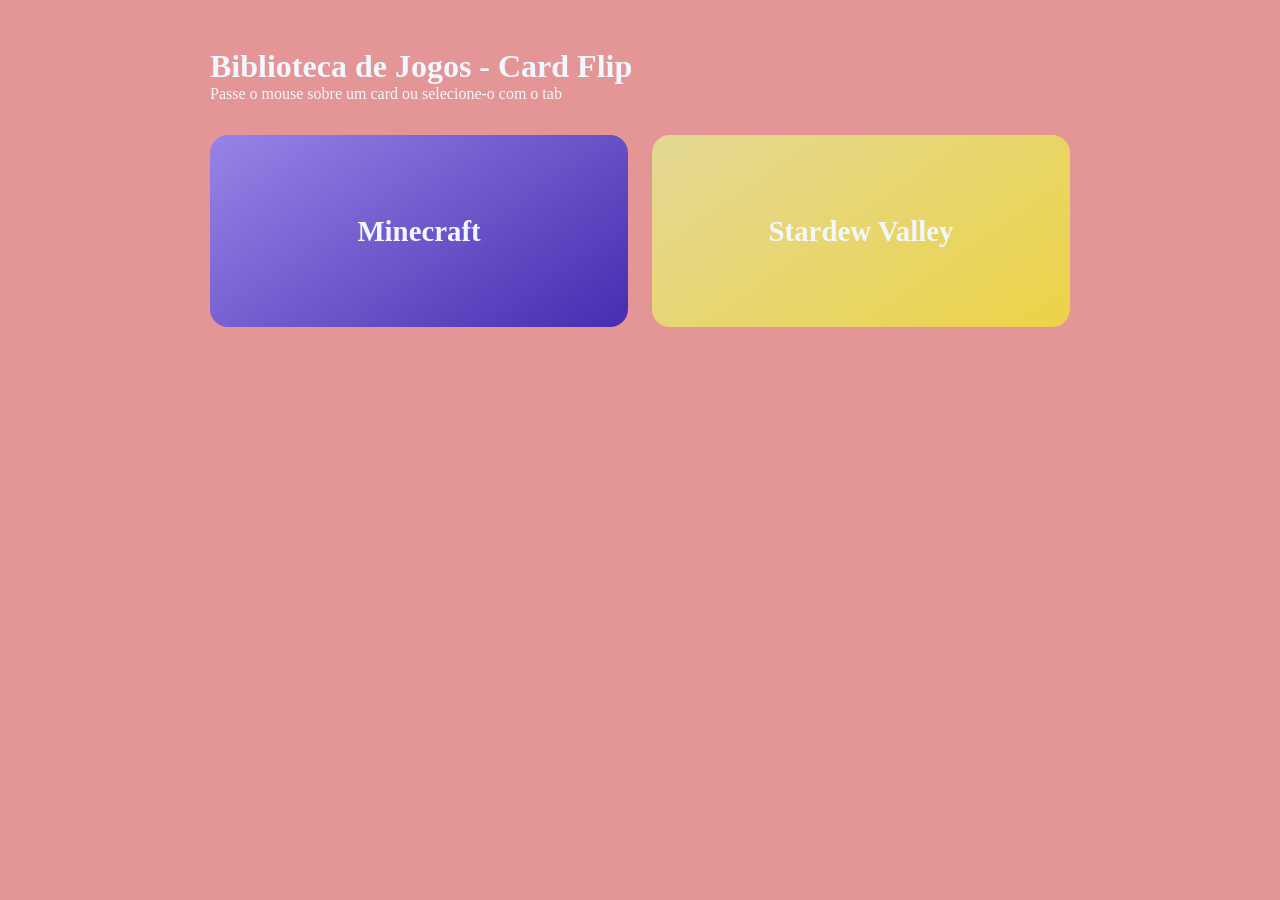
<file: modelo1/index.html>
<!DOCTYPE html>
<html lang="pt-br">
<head>
    <meta charset="UTF-8">
    <meta name="viewport" content="width=device-width, initial-scale=1.0">
    <title>Biblioteca de Jogos</title>
    <link rel="stylesheet" href="style.css">
</head>
<body>
    <main class="biblioteca">
        <h1>Biblioteca de Jogos - Card Flip</h1>
        <p>Passe o mouse sobre um card ou selecione-o com o tab</p>
        
        <div class="container">
            <article class="card" tabindex="0" aria-labelledby="minecraft">
                <div class="card_interno">
                    <div class="card_face card_frente card_frente--minecraft">
                        <h2 id="minecraft">Minecraft</h2>
                    </div>
                    <div class="card_face card_verso">
                        <p><strong>Gênero:</strong> construção e sobrevivência</p>
                        <p><strong>Modo:</strong> solo ou multiplayer</p>
                        <p>Explore mundos de blocos, colete recursos e construa suas proprias criações.</p>
                    </div>
                </div>
            </article>
             <article class="card" tabindex="0" aria-labelledby="stardew">
                <div class="card_interno">
                    <div class="card_face card_frente card_frente--stardew">
                        <h2 id="minecraft">Stardew Valley</h2>
                    </div>
                    <div class="card_face card_verso">
                        <p><strong>Gênero:</strong> Simulação de fazenda</p>
                        <p><strong>Modo:</strong> solo ou corporativo</p>
                        <p>Cultive sua fazenda, explore minas e conheça moradores da vila.</p>
                    </div>
                </div>
            </article>
        </div>
    </main>
</body>
</html>
</file>
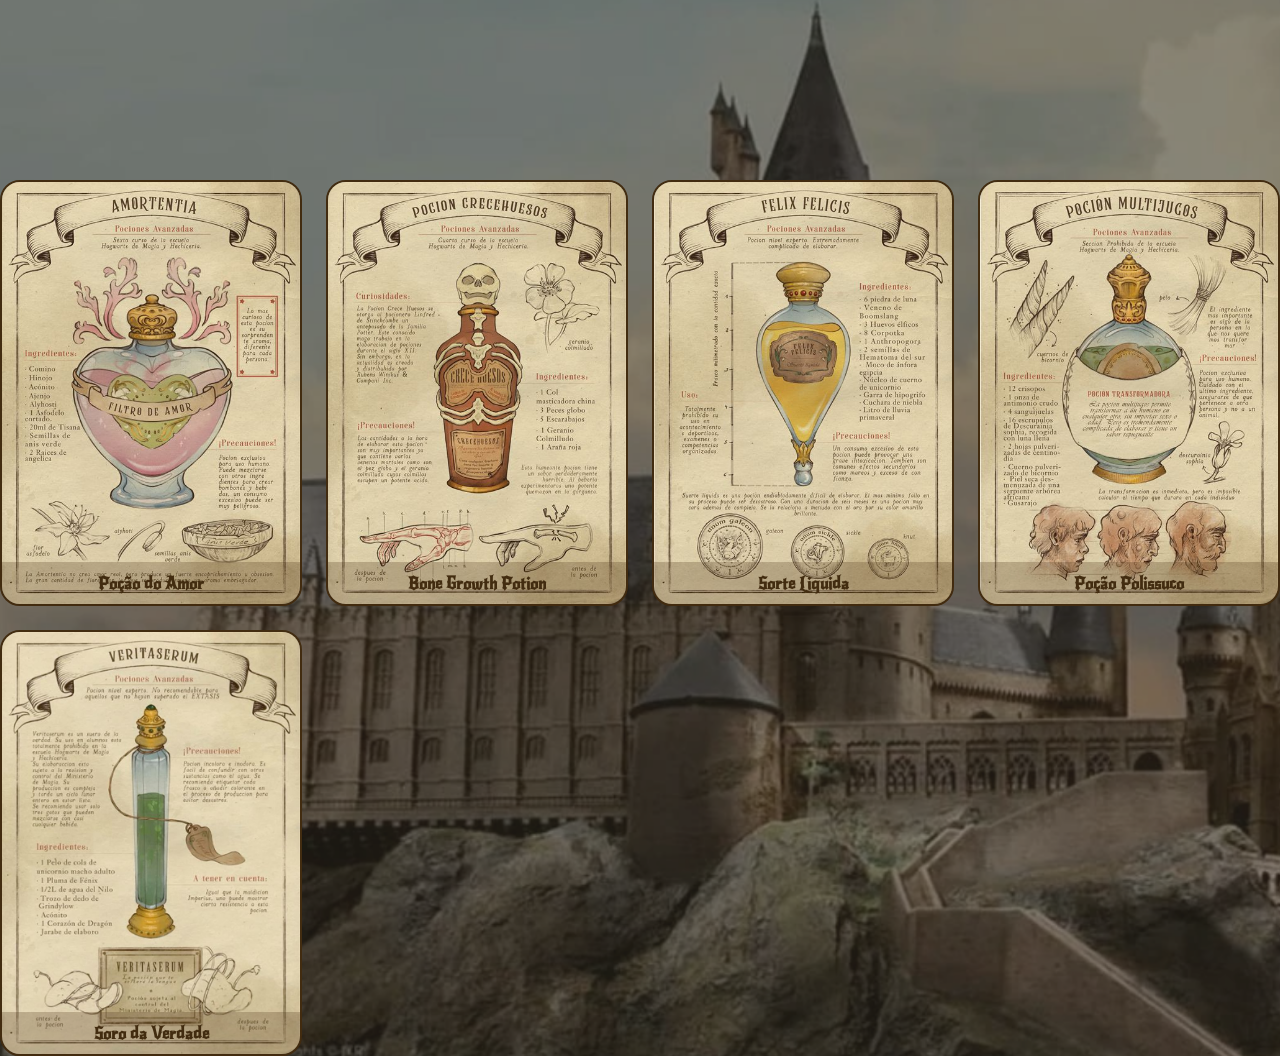
<file: modelo2/index.html>
<!DOCTYPE html>
<html lang="pt-br">

<head>
    <meta charset="UTF-8">
    <meta name="viewport" content="width=device-width, initial-scale=1.0">
    <title>Poção - Card Flip</title>
    <link rel="stylesheet" href="style.css">
    <link rel="shortcut icon" href="imagem/favicon.ico" type="image/x-icon">
</head>

<body>
    <main class="biblioteca">
        <div class="container">
            <article class="card" tabindex="0" aria-labelledby="amortencia">
                <div class="card_interno">
                    <div class="card_face card_frente card_frente--amortencia">
                        <img src="imagem/amortencia.jpeg" alt="amortencia" class="card_img">
                        <div class="card_foto_legenda">
                            <span class="titulo">Poção do Amor</span>
                        </div>
                    </div>
                    <div class="card_face card_verso verso_amorticia">
                        <p><strong>Nome:</strong> Amortência</p>
                        <p>Considerada a mais poderosa poção de amor existente, provoca uma intensa paixão e obsessão
                            por quem a preparou.</p>
                        <p>Seu aroma é diferente para cada pessoa, revelando aquilo que mais desperta seus desejos.
                            Apesar de poderosa, não é capaz de criar amor verdadeiro.</p>
                    </div>
                </div>
            </article>
            <article class="card" tabindex="0" aria-labelledby="bonegrowthpotion">
                <div class="card_interno">
                    <div class="card_face card_frente card_frente--bonegrowthpotion">
                        <img src="imagem/bonegrowthpotion.jpeg" alt="bonegrowthpotion" class="card_img">
                        <div class="card_foto_legenda">
                            <span class="titulo">Bone Growth Potion</span>
                        </div>
                    </div>
                    <div class="card_face card_verso verso_boneGrowth">
                        <p><strong>Nome:</strong> Bone Growth Potion</p>
                        <p>Uma poção capaz de estimular o crescimento e a regeneração dos ossos.</p>
                        <p>Conhecida por sua eficácia, provoca dores intensas durante o processo de recuperação e exige cuidados especiais em sua administração.</p>
                    </div>
                </div>
            </article>
            <article class="card" tabindex="0" aria-labelledby="felixFelicis">
                <div class="card_interno">
                    <div class="card_face card_frente card_frente--felixFelicis">
                        <img src="imagem/felixFelicis.jpeg" alt="felixFelicis" class="card_img">
                        <div class="card_foto_legenda">
                            <span class="titulo">Sorte Liquida</span>
                        </div>
                    </div>
                    <div class="card_face card_verso verso_sorteLiquida">
                        <p><strong>Nome:</strong> Sorte Liquida</p>
                        <p>Uma poção extremamente rara que concede ao seu consumidor um período de sorte extraordinária.</p>
                        <p>Durante seus efeitos, decisões parecem certeiras e acontecimentos favorecem aquele que a bebe. Seu uso excessivo, porém, pode provocar consequências desastrosas.</p>
                    </div>
                </div>
            </article>
            <article class="card" tabindex="0" aria-labelledby="polissuco">
                <div class="card_interno">
                    <div class="card_face card_frente card_frente--polissuco">
                        <img src="imagem/polissuco.jpeg" alt="polissuco" class="card_img">
                        <div class="card_foto_legenda">
                            <span class="titulo">Poção Polissuco</span>
                        </div>
                    </div>
                    <div class="card_face card_verso verso_polissuco">
                        <p><strong>Nome:</strong> Polissuco</p>
                        <p>Uma poção complexa que permite ao consumidor assumir temporariamente a aparência física de outra pessoa.</p>
                        <p> Sua preparação exige ingredientes raros e uma amostra daquele cuja identidade se deseja reproduzir. Um pequeno erro pode resultar em transformações inesperadas.</p>
                    </div>
                </div>
            </article>
            <article class="card" tabindex="0" aria-labelledby="veritaserum">
                <div class="card_interno">
                    <div class="card_face card_frente card_frente--veritaserum">
                        <img src="imagem/veritaserum.jpeg" alt="veritaserum" class="card_img">
                        <div class="card_foto_legenda">
                            <span class="titulo">Soro da Verdade</span>
                        </div>
                    </div>
                    <div class="card_face card_verso verso_soroVerdade">
                        <p><strong>Nome:</strong> Soro da Verdade</p>
                        <p>Uma poderosa poção incolor e praticamente inodora, capaz de obrigar quem a consome a revelar informações verdadeiras.</p>
                        <p>Considerada uma das ferramentas mais eficazes para descobrir segredos, possui uso restrito e é rigorosamente controlada pelo Ministério da Magia.</p>
                    </div>
                </div>
            </article>
        </div>
    </main>
</body>

</html>
</file>
<file: modelo1/style.css>
*{
    margin: 0;
    padding: 0;
    box-sizing: border-box;
}

body{
    background: #e49595;
    color: aliceblue;
    font-family: Georgia, 'Times New Roman', Times, serif;
}

.biblioteca{
    max-width: 900px;
    margin-inline: auto;
    padding: 48px 20px;
}

.container{
    display: grid;
    grid-template-columns: repeat(auto-fit, minmax(min(100%, 250px), 1fr));
    gap: 24px;
    margin-top: 32px;
}

.card{
    border-radius: 18px;
    perspective: 1200px;
}

.card_interno{
    display: grid;
    min-width: 240px;

    /* Mantém a frente e o verso no espaço 3D */
    transform-style: preserve-3d;

    /* anima tanto a ida quanto a volta do card */
    transition: transform 0.65s ease;
}

.card_face{
    /* coloca as duas faces na mesma célula do grid */
    grid-area: 1/1;
    padding: 50px;
    border-radius: 18px;
    backface-visibility: hidden;

    box-shadow: 0 8px 16 rgba(0 0 0/25%);
    transition: box-shadow 0.3s ease;
}

.card_frente{
    display: grid;
    place-items: center;
    text-align: center;
}

.card_face h2{
    font-size: 1.8rem;
}

.card_frente--minecraft{
    background: linear-gradient(145deg, #9884e7, #472cb0);
}

.card_frente--stardew{
    background: linear-gradient(145deg, #e4d895, #ecd347);
}

.card_verso{
    display: grid;
    align-content: center;
    gap: 10px;
    background: #9c6767;

    /* o verso comeca voltado para tras */
    transform: rotateY(180deg);
}

/* aciona o efeito com o mouse ou pelo teclado */
.card:is(:hover) .card_interno{
    transform: translateY(-8px) rotateY(180deg);
}
</file>
<file: modelo2/style.css>
@import url('https://fonts.googleapis.com/css2?family=New+Rocker&display=swap');

*{
    margin: 0;
    padding: 0;
    box-sizing: border-box;
}

body{
    background-image: url(imagem/Design\ sem\ nome.png);
    background-size: cover;
    background-repeat: no-repeat;
    font-family: "New Rocker", system-ui;
}

.biblioteca{
    max-width: 1400px;
    margin-top: 180px;
    margin-right: auto;
    margin-left: auto;
    align-items: center;
}

.container{
    display: grid;
    grid-template-columns: repeat(auto-fit, minmax(min(100%, 250px), 1fr));
    gap: 24px;
    margin-top: 32px;
}

.card{
    border-radius: 18px;
    perspective: 1200px;
}

.card:hover{
    transform: scale(1.08);
    transition: transform 5s ease;
    z-index: 10;
    opacity: 1;
    filter: grayscale(0%) blur(0);
}
 
.biblioteca:has(.card:hover) .card:not(:hover){
    opacity: 0.35;
    filter: grayscale(40%) blur(1px);
    transform: scale(0.92);
    transition: transform 5s ease;
    z-index: 1;
}

.card_interno{
    display: grid;
    min-width: 140px;

    transform-style: preserve-3d;

    transition: transform 0.65s ease;
}

.card_face{
    grid-area: 1/1;
    padding: 0;
    border-radius: 18px;
    backface-visibility: hidden;

    transition: box-shadow 0.3s ease;
}

.card_face.card_verso{
    display: grid;
    align-content: center;
    gap: 10px;
    padding: 24px 22px;      
    font-size: 0.85rem;
    text-align: center;   
    background: #D9C8A9;
    color: #422c10;          
    transform: rotateY(180deg);
}

.card_frente{
    position: relative;
    display: grid;
    place-items: center;
    text-align: center;
}

.card_img{
    display: block;
    width: 100%;
    border-radius: 20px;
    border: solid 2px #422c10;
    gap: 2px;
}

.titulo{
    color: #422c10;
}

.card_foto_legenda{
    position: absolute;
    left: 0;
    right: 0;
    bottom: 0;                 
    background-color: #422c103e;
    text-align: center;
    padding: 12px 10px;
    font-weight: bold;
    border-radius: 0 0 20px 20px;
}

.card_face h2{
    font-size: 1.8rem;
}

.card_verso{
    display: grid;
    align-content: center;
    gap: 7px;
    background: #D9C8A9;

    transform: rotateY(180deg);
}

.card:is(:hover) .card_interno{
    transform: translateY(-8px) rotateY(180deg);
}

.verso_amorticia{
    border-left: 8px solid #C28A85;
}

.verso_boneGrowth{
    border-left: 8px solid #985E3E;
}

.verso_sorteLiquida{
    border-left: 8px solid #C8A145;
}

.verso_polissuco{
    border-left: 8px solid #8E9165;
}

.verso_soroVerdade{
    border-left: 8px solid #667554;
}
</file>
